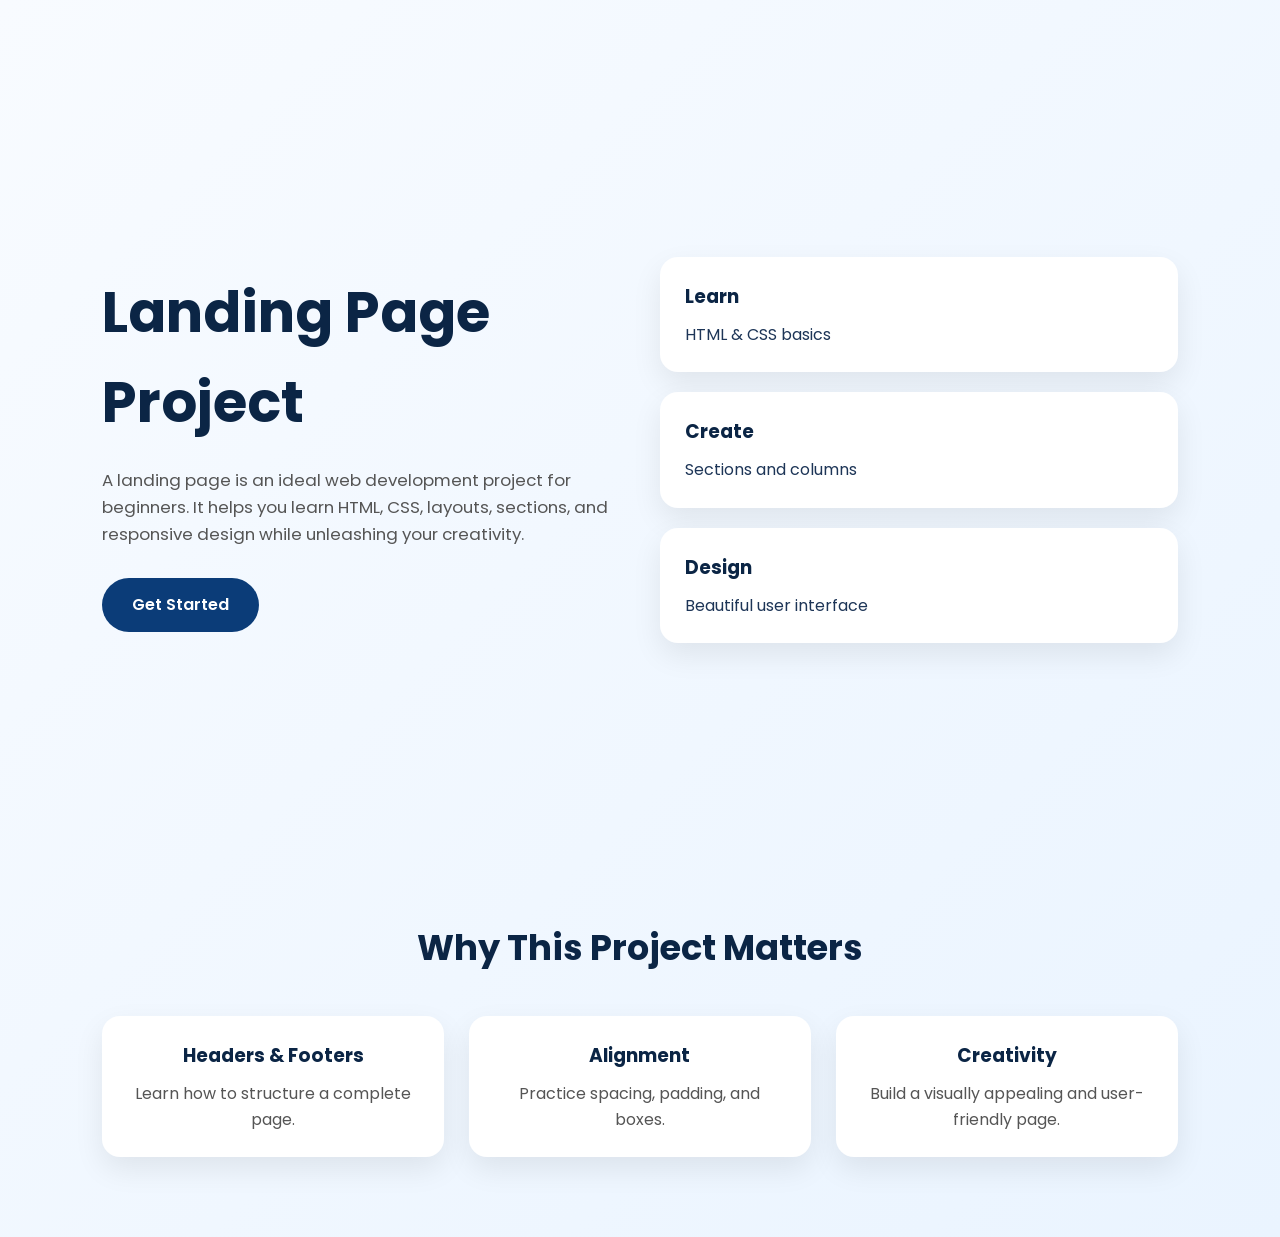
<file: TASK2/index.html>
<!DOCTYPE html>
<html lang="en">
<head>
    <meta charset="UTF-8">
    <meta name="viewport" content="width=device-width, initial-scale=1.0">
    <title>Landing Page</title>
    <link href="https://fonts.googleapis.com/css2?family=Poppins:wght@400;500;600;700&display=swap" rel="stylesheet">
    <link rel="stylesheet" href="styles.css">
</head>
<body>
    <section class="hero">
        <div class="hero-content">
            <h1>Landing Page Project</h1>
            <p>
                A landing page is an ideal web development project for beginners.
                It helps you learn HTML, CSS, layouts, sections, and responsive design
                while unleashing your creativity.
            </p>
            <a href="#" class="btn">Get Started</a>
        </div>

        <div class="hero-box">
            <div class="info-card">
                <h3>Learn</h3>
                <p>HTML &amp; CSS basics</p>
            </div>
            <div class="info-card">
                <h3>Create</h3>
                <p>Sections and columns</p>
            </div>
            <div class="info-card">
                <h3>Design</h3>
                <p>Beautiful user interface</p>
            </div>
        </div>
    </section>

    <section class="features">
        <h2>Why This Project Matters</h2>
        <div class="feature-grid">
            <div class="feature">
                <h3>Headers &amp; Footers</h3>
                <p>Learn how to structure a complete page.</p>
            </div>
            <div class="feature">
                <h3>Alignment</h3>
                <p>Practice spacing, padding, and boxes.</p>
            </div>
            <div class="feature">
                <h3>Creativity</h3>
                <p>Build a visually appealing and user-friendly page.</p>
            </div>
        </div>
    </section>
</body>
</html>
</file>
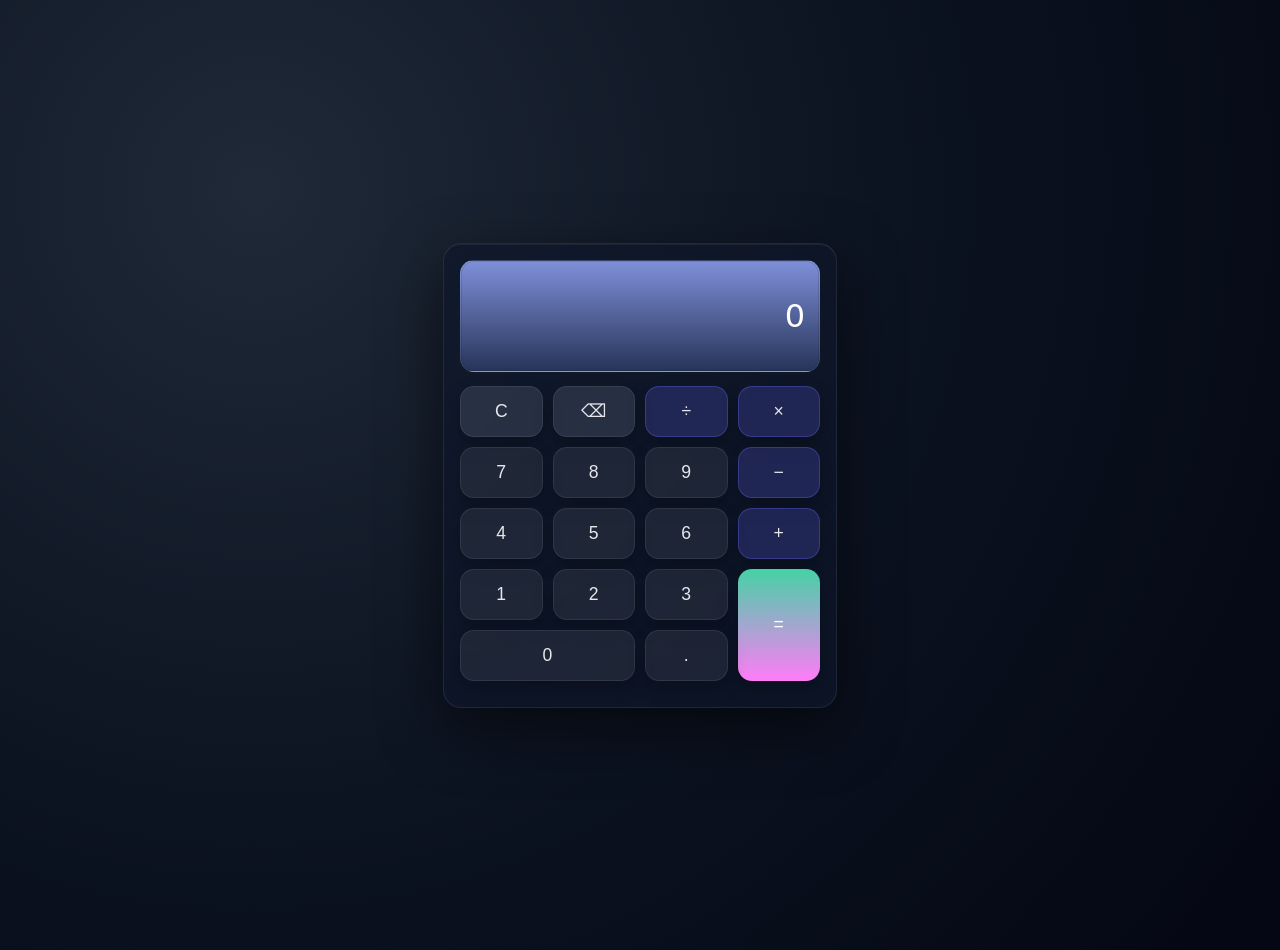
<file: TASK3/index.html>
<!DOCTYPE html>
<html>
  <head>
    <title>Basic Calculator</title>
    <link rel="stylesheet" href="styles.css" />
  </head>
  <body>
    <div class="calculator" role="application" aria-label="Calculator">
      <div class="display" aria-live="polite" aria-atomic="true" id="display">
        0
      </div>

      <div class="keypad" aria-label="Calculator keypad">
        <button class="key key--function" data-action="clear">C</button>
        <button class="key key--function" data-action="back">⌫</button>
        <button class="key key--operator" data-operator="/">÷</button>
        <button class="key key--operator" data-operator="*">×</button>

        <button class="key" data-value="7">7</button>
        <button class="key" data-value="8">8</button>
        <button class="key" data-value="9">9</button>
        <button class="key key--operator" data-operator="-">−</button>

        <button class="key" data-value="4">4</button>
        <button class="key" data-value="5">5</button>
        <button class="key" data-value="6">6</button>
        <button class="key key--operator" data-operator="+">+</button>

        <button class="key" data-value="1">1</button>
        <button class="key" data-value="2">2</button>
        <button class="key" data-value="3">3</button>
        <button class="key key--equals" data-action="equals">=</button>

        <button class="key key--zero" data-value="0">0</button>
        <button class="key" data-action="dot">.</button>
        <span aria-hidden="true"></span>
      </div>
    </div>

    <script src="script.js"></script>
  </body>
</html>
</file>
<file: TASK2/styles.css>
* {
    margin: 0;
    padding: 0;
    box-sizing: border-box;
}

body {
    font-family: 'Poppins', sans-serif;
    background: linear-gradient(135deg, #f8fbff, #eaf4ff);
    color: #1d3557;
    line-height: 1.6;
}

a {
    text-decoration: none;
}

.hero {
    min-height: 100vh;
    padding: 80px 8%;
    display: grid;
    grid-template-columns: 1fr 1fr;
    gap: 40px;
    align-items: center;
}

.hero-content h1 {
    font-size: 3.5rem;
    color: #0b2545;
    margin-bottom: 20px;
}

.hero-content p {
    font-size: 1.05rem;
    color: #555;
    margin-bottom: 30px;
    max-width: 600px;
}

.btn {
    display: inline-block;
    padding: 14px 30px;
    border-radius: 999px;
    background: #0b3c78;
    color: #fff;
    font-weight: 600;
    transition: 0.3s ease;
}

.btn:hover {
    background: #2d7ff9;
    transform: translateY(-3px);
}

.hero-box {
    display: grid;
    gap: 20px;
}

.info-card,
.feature {
    background: #fff;
    padding: 25px;
    border-radius: 18px;
    box-shadow: 0 12px 30px rgba(0, 0, 0, 0.08);
}

.info-card h3,
.feature h3 {
    margin-bottom: 10px;
    color: #0b2545;
}

.features {
    padding: 20px 8% 80px;
    text-align: center;
}

.features h2 {
    font-size: 2.2rem;
    margin-bottom: 40px;
    color: #0b2545;
}

.feature-grid {
    display: grid;
    grid-template-columns: repeat(3, 1fr);
    gap: 25px;
}

.feature p {
    color: #555;
}

@media (max-width: 900px) {
    .hero {
        grid-template-columns: 1fr;
        text-align: center;
    }

    .hero-content p {
        margin: 0 auto 30px;
    }

    .hero-box {
        grid-template-columns: 1fr;
    }

    .feature-grid {
        grid-template-columns: 1fr;
    }

    .hero-content h1 {
        font-size: 2.6rem;
    }
}

@media (max-width: 600px) {
    .hero {
        padding: 60px 6%;
    }

    .features {
        padding: 10px 6% 60px;
    }

    .hero-content h1 {
        font-size: 2.1rem;
    }
}
</file>
<file: TASK3/styles.css>
body{
  margin: 0;
  min-height: 100vh;
  display: flex;
  justify-content: center;
  align-items: center;
  font-family: system-ui, -apple-system, Segoe UI, Roboto, Arial, sans-serif;
  background: radial-gradient(1200px circle at 20% 20%, #1f2937 0%, #0b1220 55%, #050814 100%);
  padding: 25px;
  color: #e5e7eb;
}

.calculator{
  width: 360px;
  border-radius: 18px;
  padding: 16px;
  background: rgba(15, 23, 42, 0.72);
  box-shadow:
    0 20px 60px rgba(0,0,0,0.55),
    inset 0 1px 0 rgba(255,255,255,0.06);
  border: 1px solid rgba(255,255,255,0.08);
  backdrop-filter: blur(10px);
}

.display{
  background: linear-gradient(180deg, rgba(134, 151, 228, 0.95), rgba(40, 55, 92, 0.95));
  color: #fff;
  border-radius: 14px;
  padding: 18px 14px;
  font-size: 2rem;
  text-align: right;
  min-height: 74px;
  overflow: hidden;
  display: flex;
  align-items: center;
  justify-content: flex-end;
  user-select: none;
  margin-bottom: 14px;
  border: 1px solid rgba(255,255,255,0.08);
  box-shadow: inset 0 0 0 1px rgba(0,0,0,0.12);
}

.keypad{
  display: grid;
  grid-template-columns: repeat(4, 1fr);
  gap: 10px;
}

.key{
  border: 0;
  border-radius: 14px;
  padding: 14px 0;
  font-size: 1.1rem;
  cursor: pointer;
  background: rgba(255,255,255,0.07);
  color: #e5e7eb;
  border: 1px solid rgba(255,255,255,0.08);
  transition: transform 0.04s ease, background 0.15s ease, border-color 0.15s ease;
  box-shadow: 0 8px 18px rgba(0,0,0,0.25);
}

.key:active{
  transform: translateY(1px);
}

.key--function{
  background: rgba(148, 163, 184, 0.18);
}

.key--operator{
  background: rgba(99, 102, 241, 0.22);
  border-color: rgba(99, 102, 241, 0.35);
}

.key--equals{
  background: linear-gradient(180deg, #52ffc3cf, #ff7cf8);
  color: #fff;
  grid-row: span 2;
  padding: 18px 0;
  border: 0;
}

.key--zero{
  grid-column: span 2;
}

.key--power{
  background: rgba(14, 165, 233, 0.22);
  border-color: rgba(14, 165, 233, 0.35);
}

@media (max-width: 420px){
  .calculator{ width: 100%; }
}
</file>
